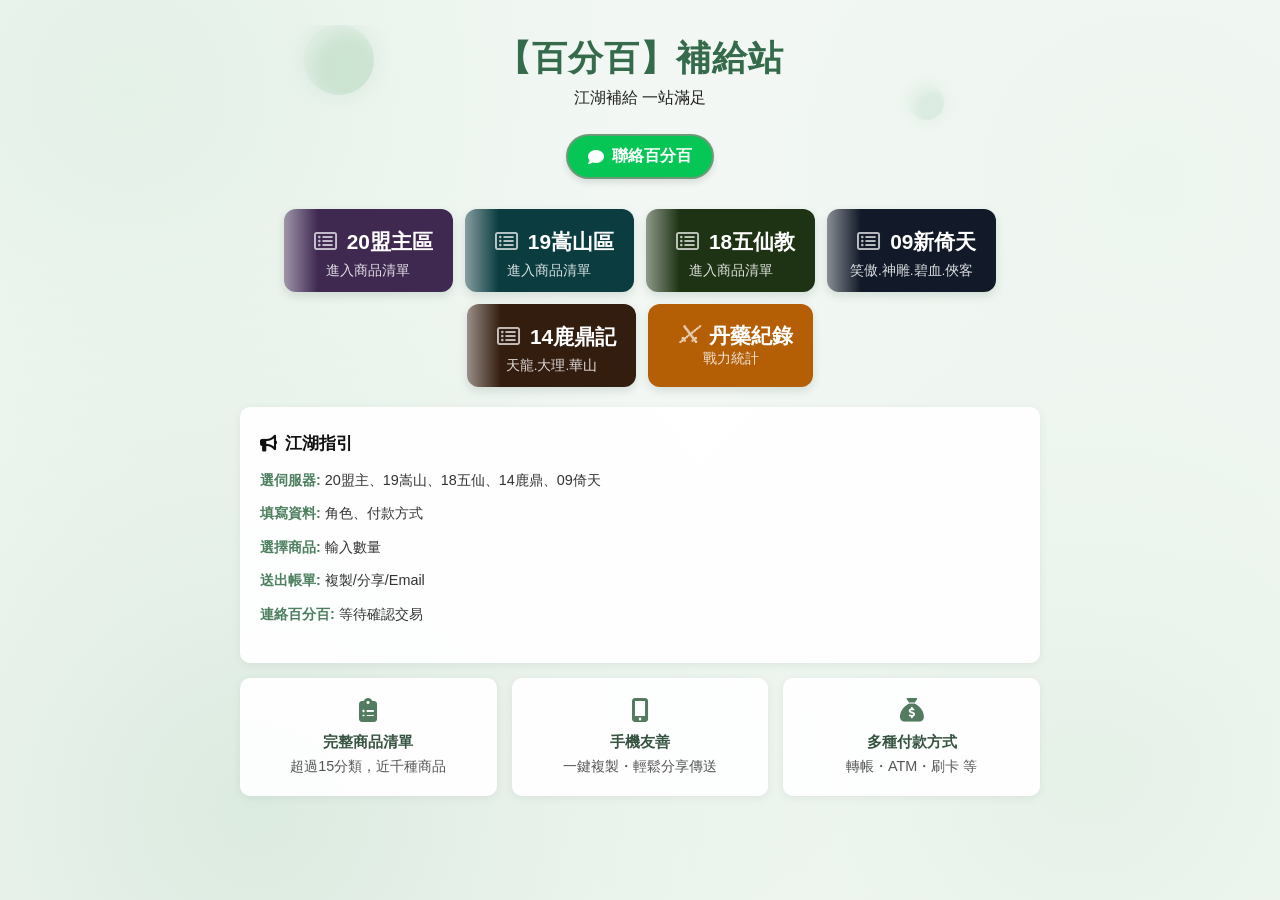
<file: index.html>
<!DOCTYPE html>
<html lang="zh-TW">
<head>
  <meta charset="UTF-8">
  <meta name="viewport" content="width=device-width, initial-scale=1.0">
  <title>【百分百】金庸補給站</title>
  <link rel="manifest" href="manifest.json">
<!-- Open Graph (分享卡片) -->
<meta property="og:type" content="website">
<meta property="og:url" content="https://may11051105.github.io/jy100/">
<meta property="og:title" content="【百分百】金庸補給站">
<meta property="og:description" content="江湖補給 一站滿足">
<meta property="og:image" content="https://may11051105.github.io/jy100/100.png">
  <!-- FontAwesome 圖示 -->
  <link rel="stylesheet"
        href="https://cdnjs.cloudflare.com/ajax/libs/font-awesome/6.4.0/css/all.min.css">

  <style>
/* =========================
       1. 全域設定
 ========================= */
    *, *::before, *::after {
      box-sizing: border-box;margin: 0;padding: 0;
      -webkit-overflow-scrolling: touch;
    }

    body {font-family: -apple-system, BlinkMacSystemFont, "Segoe UI",
                   Roboto, "Helvetica Neue", Arial, sans-serif;
      background:
        radial-gradient(circle at 10% 10%, #E4F1E7 0%, transparent 40%),
        radial-gradient(circle at 90% 20%, #EDF5EF 0%, transparent 42%),
        radial-gradient(circle at 20% 90%, #DCEBE0 0%, transparent 45%),
        radial-gradient(circle at 85% 85%, #E6F1E8 0%, transparent 40%),
        #F4F8F5;
      color: #222;
      display: flex;
      justify-content: center;
      padding: 25px 12px;
      min-height: 100vh;
    }
    /* 捲軸 */
    ::-webkit-scrollbar {width: 10px;}
    ::-webkit-scrollbar-thumb {background: #A8C2AE;border-radius: 10px;}

/* =========================
       2. 主容器
========================= */
.container { width: 100%; max-width: 800px;text-align: center;}

/* =========================
   3. 頁頭
 ========================= */
header {
    position: relative;
    padding: 10px 0 5px;
    overflow: hidden;
}

header h1 {
    position: relative;
    z-index: 2;
    font-size: 2.2rem;
    color: #356B4B;
    font-weight: 800;
    letter-spacing: 1px;
    margin-bottom: 6px;
}

header p {
    position: relative;
    z-index: 2;
    font-size: 0.99rem;
    margin-bottom: 20px;
}

/* 🌿 泡泡 */
header::before,
header::after {
    content: "";
    position: absolute;
    border-radius: 50%;
    pointer-events: none;
}
/* 左上泡泡 */
header::before {
    width: 70px;height: 70px;left: 8%;top: 0;
    background: rgba(180, 215, 190, 0.55);
    box-shadow:
        0 0 20px rgba(140, 190, 155, 0.18),
        inset 8px 8px 15px rgba(255,255,255,0.35);
    animation: bubbleFloat 5s ease-in-out infinite;
}
/* 右下泡泡 */
header::after {
    width: 35px;height: 35px; right: 12%;top: 60px;
    background: rgba(170, 210, 185, 0.30);
    box-shadow:
        0 0 15px rgba(140, 190, 155, 0.15),
        inset 5px 5px 10px rgba(255,255,255,0.4);
    animation: bubbleFloat 4s ease-in-out infinite reverse;
}
/* 輕微漂浮 */
@keyframes bubbleFloat {
    0%, 100% {transform: translateY(0) scale(1); }
    50% { transform: translateY(-8px) scale(1.04); }
}


/* =========================
       4. 伺服器選區
========================= */
.server-grid {
  display: flex;
  flex-wrap: wrap; /* 內容超出時自動換行 */
  justify-content: center; /* 讓卡片整體水平置中 */
  gap: 12px;
  margin-bottom: 20px;
}

/*卡片*/
.server-card {
  display: inline-flex; /* 寬度隨內容自動縮放 */
  flex-direction: column;
  align-items: center;
  justify-content: center;
  padding: 12px 20px; 
  border-radius: 12px;
  color: #fff;
  text-decoration: none;
  box-shadow: 0 4px 10px rgba(50, 80, 60, 0.15);
  transition: transform 0.2s ease, box-shadow 0.2s ease, filter 0.2s ease;
  cursor: pointer;
  /* 最小/最大寬度限制，避免內容極短或極長時變形 */
  min-width: 160px;
  max-width: 100%;
 white-space: nowrap;/*內容文字不斷行*/
}
    .server-card:hover {transform: translateY(-3px);border-radius: 8px; filter: brightness(120%);}
    .server-card i {padding: 10px; opacity: 0.7;}
    .server-card h2 {font-size: 1.3rem;font-weight: bold; }
    .server-card span { font-size: 0.85rem; opacity: 0.85;}

/* 卡片的漸層背景 */
.bg19 {background:linear-gradient(to right, rgba(255, 255, 255, 0.5) 0%, rgba(255, 255, 255, 0) 20%),#0b3c40;}
.bg18 {background:linear-gradient(to right, rgba(255, 255, 255, 0.5) 0%, rgba(255, 255, 255, 0) 20%),#1e3313;}
.bg09 {background:linear-gradient(to right, rgba(255, 255, 255, 0.5) 0%, rgba(255, 255, 255, 0) 20%),#121a29;}
.bg14 {background:linear-gradient(to right, rgba(255, 255, 255, 0.5) 0%, rgba(255, 255, 255, 0) 20%),#331d0f;}
.bg20 {background:linear-gradient(to right, rgba(255, 255, 255, 0.5) 0%, rgba(255, 255, 255, 0) 20%),#3f2951;}
  


/* =========================
       5. 特色賣點
 ========================= */
    .features-grid {
      display: grid;
      grid-template-columns: repeat(3, 1fr);
      gap: 15px;
      margin-bottom: 25px;
    }

    .feature-card {
      background: rgba(255, 255, 255, 0.92);
      padding: 20px 10px;
      border-radius: 10px;
      box-shadow: 0 2px 8px rgba(50, 80, 60, 0.08);
      display: flex;
      flex-direction: column;
      align-items: center;
    }

    .feature-card i {
      font-size: 1.5rem;
      color: #527B60;
      margin-bottom: 10px;
    }

    .feature-card h3 {font-size: 0.95rem;
      color: #365441;
      font-weight: bold;
      margin-bottom: 4px;
    }
    .feature-card p {font-size: 0.9rem;color: #555; }

/* =========================
       6. 聯絡按鈕
========================= */
    .contact-btn-wrapper {margin-bottom: 30px; }
    .btn-contact {
      display: inline-flex;
      align-items: center;
      gap: 8px;
      background-color: #06C755;
      border: 2px solid #6B9B78;
      color: #fff;
      box-shadow: 0 4px 6px rgba(0,0,0,0.1);
      padding: 10px 20px;
      border-radius: 25px;
      font-size: 1rem;
      font-weight: bold;
      text-decoration: none;
      transition:background-color 0.2s,transform 0.2s;
    }
    .btn-contact:hover {filter: brightness(120%);transform: translateY(-2px); }


/* =========================
       7. 使用說明
========================= */
    .instructions-card {
      background: rgba(255, 255, 255, 0.94);
      margin-bottom: 15px;
      border-radius: 10px;
      padding: 25px 20px;
      text-align: left;
      box-shadow: 0 2px 8px rgba(50, 80, 60, 0.08);
    }
    .instructions-card h3 {
      font-size: 1.05rem;
      color: #111;
      display: flex;
      align-items: center;
      gap: 8px;
      margin-bottom: 15px;
    }
    .instructions-card ol { list-style: none; counter-reset: custom-counter;}
    .instructions-card li {counter-increment: custom-counter;font-size: 0.9rem;color: #333; margin-bottom: 12px; line-height: 1.5;}
    .instructions-card li strong {color: #4E8060; font-weight: bold;}

/* =========================
       8. 手機版
========================= */
    @media (max-width: 600px) {
      .server-grid {grid-template-columns: 1fr;}
      .features-grid {grid-template-columns: 1fr;}
      header h1 {font-size: 1.9rem;}
      body { padding: 25px 12px; }
    }
    
  </style>
</head>

<body>
  <div class="container">
    <header>
      <h1>【百分百】補給站</h1>
      <p>江湖補給 一站滿足</p>
    </header>

    <!-- =========================
         聯絡客服
         ========================= -->
    <div class="contact-btn-wrapper">
      <a href="https://line.me/ti/p/7KQQFWwtR5" target="_blank" class="btn-contact">
       <i class="fa-solid fa-comment"></i>聯絡百分百</a>
    </div>

    <!-- =========================
         伺服器卡片
         ========================= -->
    <main class="server-grid">
      
      <a href="20s.html" class="server-card bg20">
        <h2><i class="fa-regular fa-rectangle-list"></i>20盟主區</h2>
        <span>進入商品清單</span>
      </a>
      
      <a href="19s.html" class="server-card bg19">
        <h2><i class="fa-regular fa-rectangle-list"></i>19嵩山區</h2>
        <span>進入商品清單</span>
      </a>

      <a href="18s.html" class="server-card bg18">
        <h2><i class="fa-regular fa-rectangle-list"></i>18五仙教</h2>
        <span>進入商品清單</span>
      </a>

      <a href="09s.html" class="server-card bg09">
        <h2><i class="fa-regular fa-rectangle-list"></i>09新倚天</h2>
        <span>笑傲.神雕.碧血.俠客</span>
      </a>

      <a href="14s.html" class="server-card bg14">
        <h2><i class="fa-regular fa-rectangle-list"></i>14鹿鼎記</h2>
        <span>天龍.大理.華山</span>
      </a>
      
      <a href="dan.html" target="_blank" class="server-card" style="background:#b45f06">
        <h2><i>⚔</i>丹藥紀錄</h2>
        <span>戰力統計</span>
      </a>
    </main>


<!-- =========================
         使用說明
         ========================= -->
    <section class="instructions-card">
      <h3>
        <i class="fa-solid fa-bullhorn"></i>江湖指引
      </h3>
      <ol>
        <li>
          <strong>選伺服器:</strong>
          20盟主、19嵩山、18五仙、14鹿鼎、09倚天
        </li>

        <li>
          <strong>填寫資料:</strong> 角色、付款方式
        </li>

        <li>
          <strong>選擇商品:</strong> 輸入數量
        </li>

        <li>
          <strong>送出帳單:</strong> 複製/分享/Email
        </li>

        <li>
          <strong>連絡百分百:</strong> 等待確認交易
        </li>
      </ol>
    </section>


    <!-- =========================
         特色賣點
         ========================= -->
    <section class="features-grid">
      <div class="feature-card">
        <i class="fa-solid fa-clipboard-list"></i>
        <h3>完整商品清單</h3>
        <p>超過15分類，近千種商品</p>
      </div>

      <div class="feature-card">
        <i class="fa-solid fa-mobile-screen-button"></i>
        <h3>手機友善</h3>
        <p>一鍵複製・輕鬆分享傳送</p>
      </div>

      <div class="feature-card">
        <i class="fa-solid fa-sack-dollar"></i>
        <h3>多種付款方式</h3>
        <p>轉帳・ATM・刷卡 等</p>
      </div>
    </section>
    
  </div>
</body>
</html>
</file>
